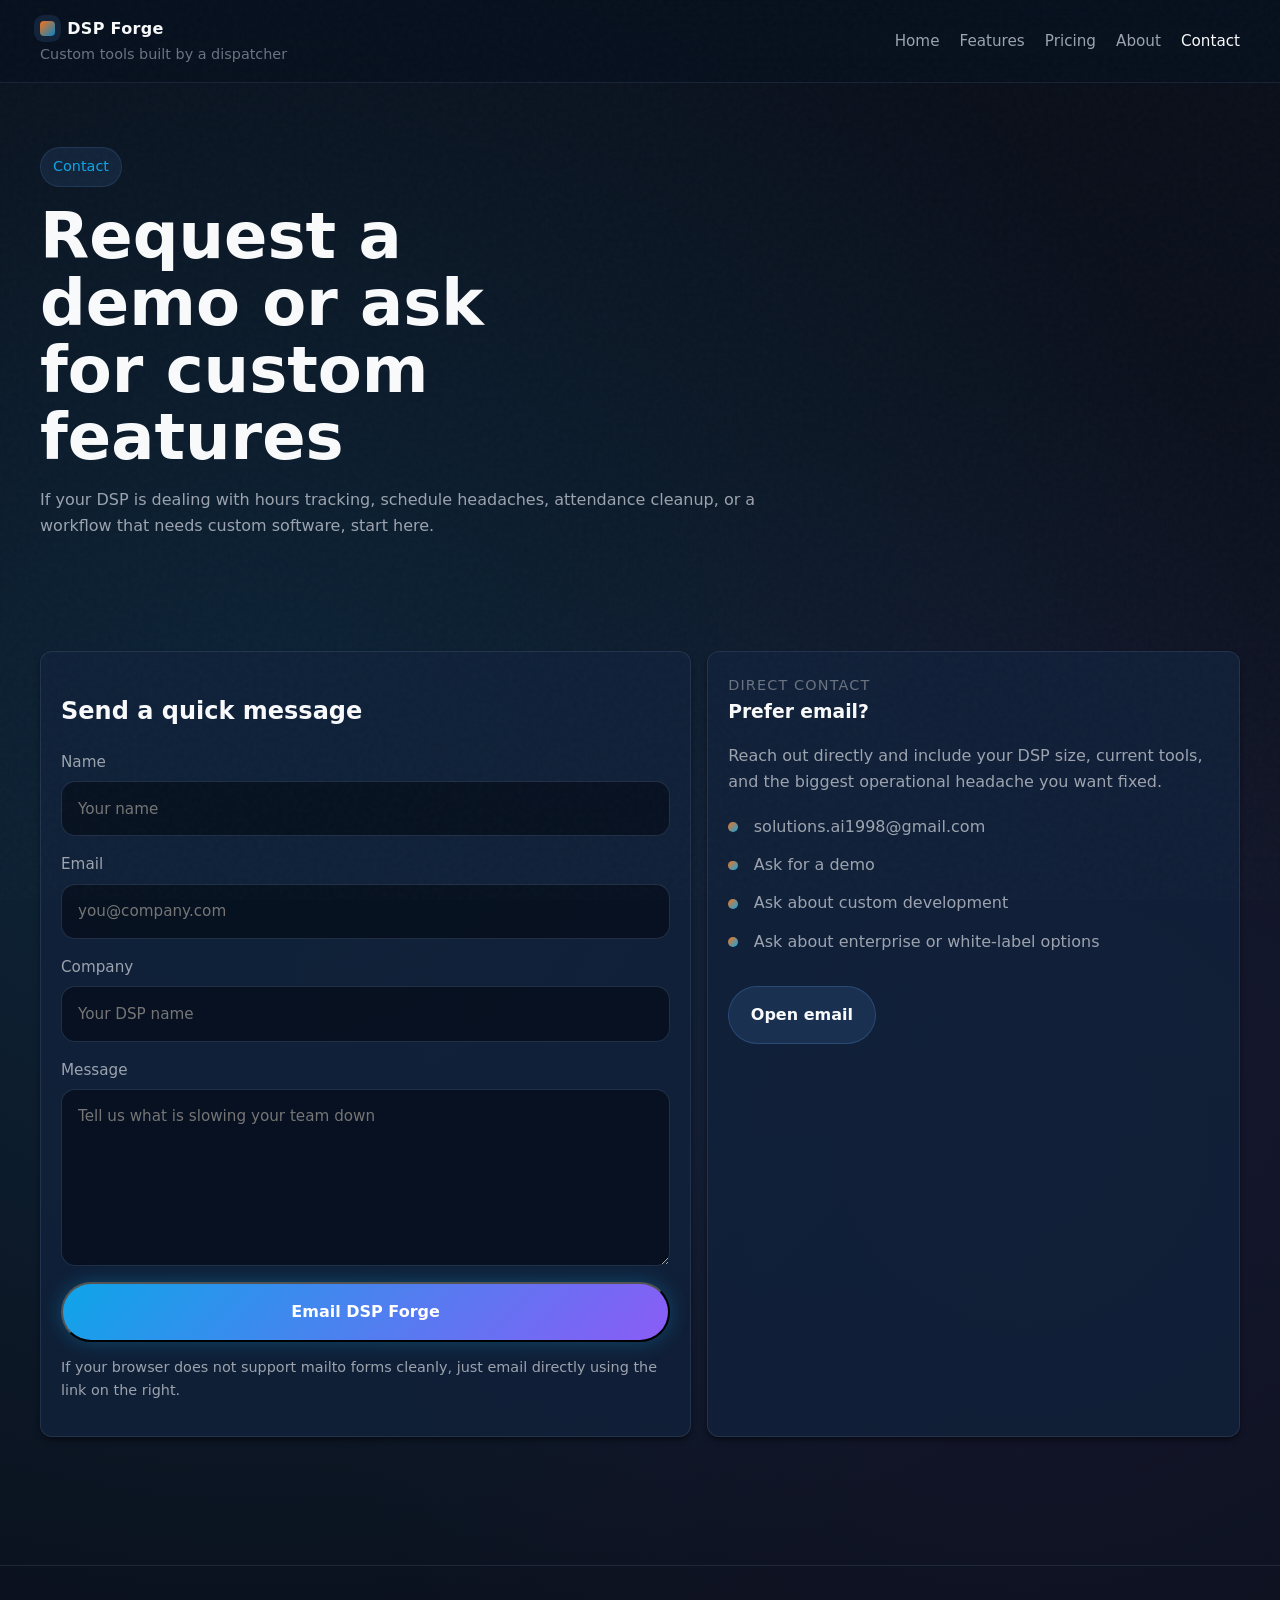
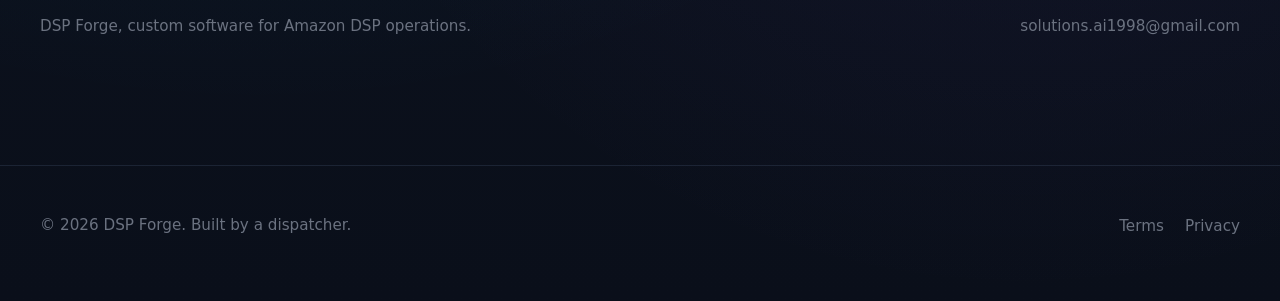
<file: contact.html>
<!DOCTYPE html>
<html lang="en">
  <head>
    <meta charset="UTF-8" />
    <meta name="viewport" content="width=device-width, initial-scale=1.0" />
    <title>Contact DSP Forge | Request a demo</title>
    <meta
      name="description"
      content="Contact DSP Forge to request a demo, ask about custom features, or talk about Amazon DSP software for hours, schedules, and attendance."
    />
    <link rel="stylesheet" href="styles.css" />
  </head>
  <body>
    <header class="site-header">
      <div class="container nav">
        <a class="brand" href="index.html">
          <span class="brand-mark">DSP Forge</span>
          <span class="brand-tagline">Custom tools built by a dispatcher</span>
        </a>
        <nav class="nav-links" aria-label="Primary navigation">
          <a href="index.html">Home</a>
          <a href="features.html">Features</a>
          <a href="pricing.html">Pricing</a>
          <a href="about.html">About</a>
          <a aria-current="page" href="contact.html">Contact</a>
        </nav>
      </div>
    </header>

    <main>
      <section class="page-hero">
        <div class="container">
          <span class="kicker">Contact</span>
          <h1>Request a demo or ask for custom features</h1>
          <p>
            If your DSP is dealing with hours tracking, schedule headaches, attendance cleanup, or a workflow that needs custom
            software, start here.
          </p>
        </div>
      </section>

      <section class="section">
        <div class="container contact-grid">
          <article class="contact-card">
            <h2>Send a quick message</h2>
            <form class="form-grid" action="mailto:solutions.ai1998@gmail.com" method="post" enctype="text/plain">
              <label>
                Name
                <input type="text" name="name" placeholder="Your name" />
              </label>
              <label>
                Email
                <input type="email" name="email" placeholder="you@company.com" />
              </label>
              <label>
                Company
                <input type="text" name="company" placeholder="Your DSP name" />
              </label>
              <label>
                Message
                <textarea name="message" rows="6" placeholder="Tell us what is slowing your team down"></textarea>
              </label>
              <button class="button" type="submit">Email DSP Forge</button>
            </form>
            <p class="small-note">If your browser does not support mailto forms cleanly, just email directly using the link on the right.</p>
          </article>

          <article class="contact-card">
            <span class="panel-label">Direct contact</span>
            <h3>Prefer email?</h3>
            <p>Reach out directly and include your DSP size, current tools, and the biggest operational headache you want fixed.</p>
            <ul class="contact-list">
              <li><a href="mailto:solutions.ai1998@gmail.com">solutions.ai1998@gmail.com</a></li>
              <li>Ask for a demo</li>
              <li>Ask about custom development</li>
              <li>Ask about enterprise or white-label options</li>
            </ul>
            <div class="inline-actions">
              <a class="button-secondary" href="mailto:solutions.ai1998@gmail.com?subject=DSP%20Forge%20Demo%20Request">Open email</a>
            </div>
          </article>
        </div>
      </section>
    </main>

    <footer class="site-footer">
      <div class="container footer-grid">
        <p>DSP Forge, custom software for Amazon DSP operations.</p>
        <a href="mailto:solutions.ai1998@gmail.com">solutions.ai1998@gmail.com</a>
      </div>
    </footer>
    <footer class="site-footer">
      <div class="container footer-grid">
        <p>&copy; 2026 DSP Forge. Built by a dispatcher.</p>
        <div>
          <a href="terms.html" style="margin-right: 1rem;">Terms</a>
          <a href="privacy.html">Privacy</a>
        </div>
      </div>
    </footer>
  </body>
</html>
</file>
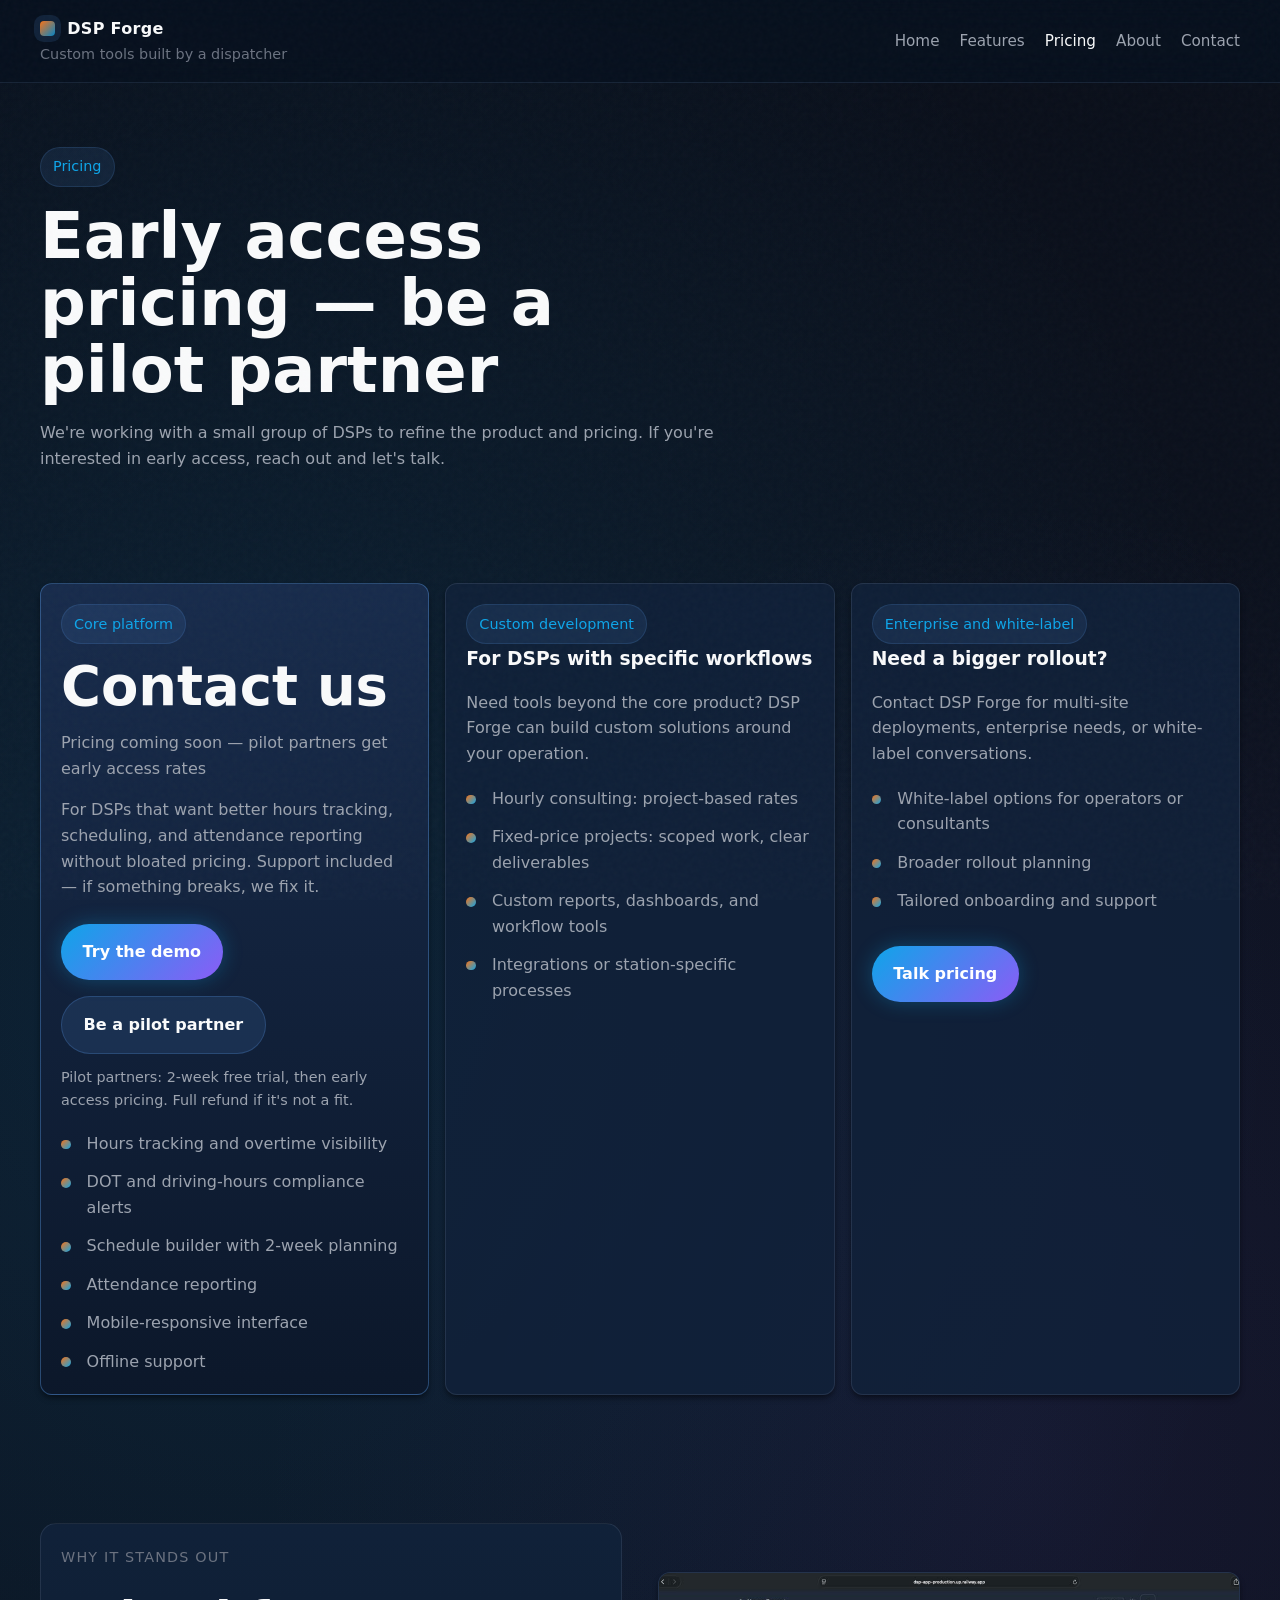
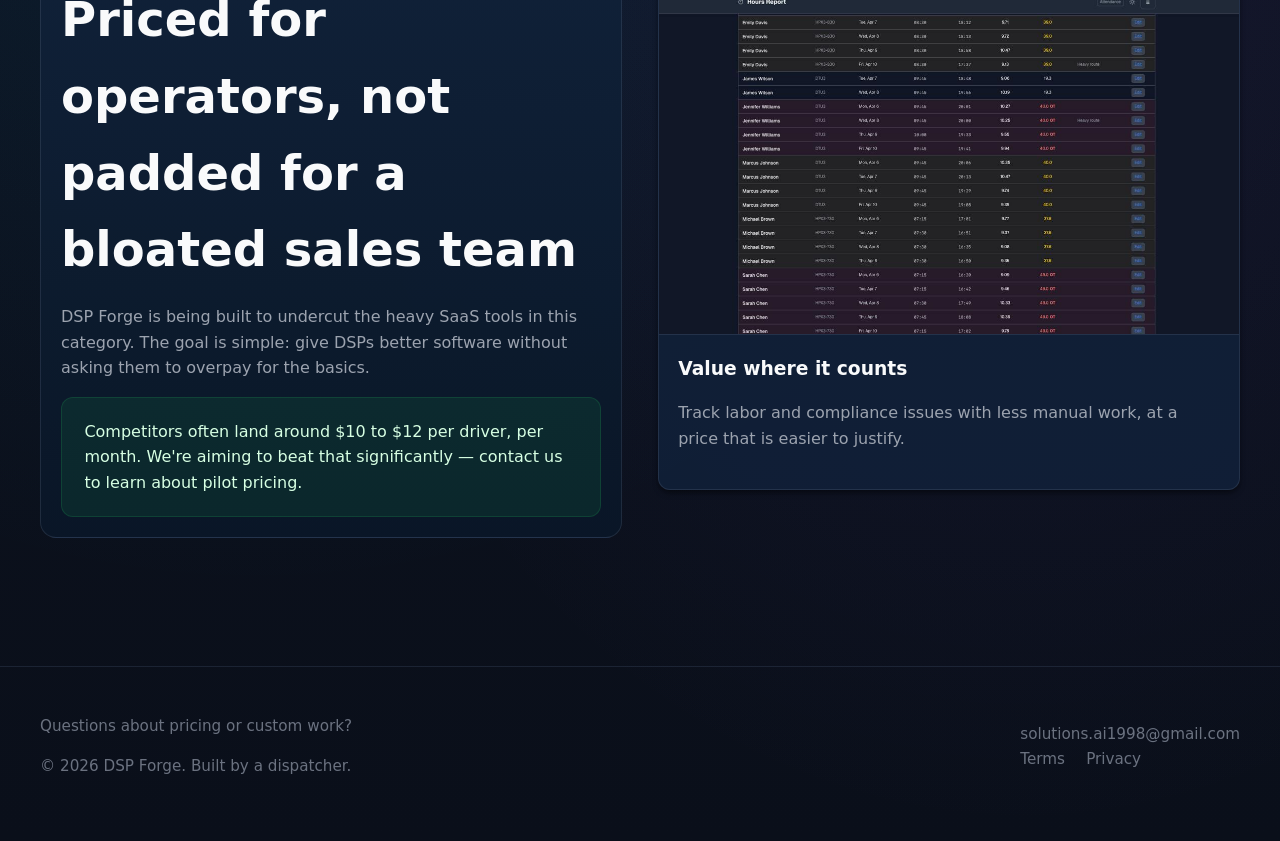
<file: pricing.html>
<!DOCTYPE html>
<html lang="en">
  <head>
    <meta charset="UTF-8" />
    <meta name="viewport" content="width=device-width, initial-scale=1.0" />
    <title>DSP Forge Pricing | Amazon DSP software</title>
    <meta
      name="description"
      content="DSP Forge pricing for Amazon DSP software. Contact us for early access pricing and pilot opportunities."
    />
    <link rel="stylesheet" href="styles.css" />
  </head>
  <body>
    <header class="site-header">
      <div class="container nav">
        <a class="brand" href="index.html">
          <span class="brand-mark">DSP Forge</span>
          <span class="brand-tagline">Custom tools built by a dispatcher</span>
        </a>
        <nav class="nav-links" aria-label="Primary navigation">
          <a href="index.html">Home</a>
          <a href="features.html">Features</a>
          <a aria-current="page" href="pricing.html">Pricing</a>
          <a href="about.html">About</a>
          <a href="contact.html">Contact</a>
        </nav>
      </div>
    </header>

    <main>
      <section class="page-hero">
        <div class="container">
          <span class="kicker">Pricing</span>
          <h1>Early access pricing — be a pilot partner</h1>
          <p>
            We're working with a small group of DSPs to refine the product and pricing. 
            If you're interested in early access, reach out and let's talk.
          </p>
        </div>
      </section>

      <section class="section">
        <div class="container price-points">
          <article class="price-card featured">
            <span class="kicker">Core platform</span>
            <div class="price-tag">Contact us</div>
            <p class="price-cap">Pricing coming soon — pilot partners get early access rates</p>
            <p>For DSPs that want better hours tracking, scheduling, and attendance reporting without bloated pricing. Support included — if something breaks, we fix it.</p>
            <div class="inline-actions" style="margin-top: 1.5rem;">
              <a class="button" href="https://dsp-app-production.up.railway.app">Try the demo</a>
              <a class="button-secondary" href="contact.html">Be a pilot partner</a>
            </div>
            <p class="muted" style="font-size: 0.9rem; margin-top: 0.75rem;">Pilot partners: 2-week free trial, then early access pricing. Full refund if it's not a fit.</p>
            <ul class="pricing-list">
              <li>Hours tracking and overtime visibility</li>
              <li>DOT and driving-hours compliance alerts</li>
              <li>Schedule builder with 2-week planning</li>
              <li>Attendance reporting</li>
              <li>Mobile-responsive interface</li>
              <li>Offline support</li>
            </ul>
          </article>

          <article class="price-card">
            <span class="kicker">Custom development</span>
            <h3>For DSPs with specific workflows</h3>
            <p>Need tools beyond the core product? DSP Forge can build custom solutions around your operation.</p>
            <ul class="pricing-list">
              <li>Hourly consulting: project-based rates</li>
              <li>Fixed-price projects: scoped work, clear deliverables</li>
              <li>Custom reports, dashboards, and workflow tools</li>
              <li>Integrations or station-specific processes</li>
            </ul>
          </article>

          <article class="price-card">
            <span class="kicker">Enterprise and white-label</span>
            <h3>Need a bigger rollout?</h3>
            <p>Contact DSP Forge for multi-site deployments, enterprise needs, or white-label conversations.</p>
            <ul class="pricing-list">
              <li>White-label options for operators or consultants</li>
              <li>Broader rollout planning</li>
              <li>Tailored onboarding and support</li>
            </ul>
            <div class="inline-actions">
              <a class="button" href="contact.html">Talk pricing</a>
            </div>
          </article>
        </div>
      </section>

      <section class="section">
        <div class="container two-column">
          <div class="panel">
            <span class="panel-label">Why it stands out</span>
            <h2>Priced for operators, not padded for a bloated sales team</h2>
            <p class="muted">
              DSP Forge is being built to undercut the heavy SaaS tools in this category. 
              The goal is simple: give DSPs better software without asking them to overpay for the basics.
            </p>
            <div class="callout">
              Competitors often land around $10 to $12 per driver, per month. 
              We're aiming to beat that significantly — contact us to learn about pilot pricing.
            </div>
          </div>
          <article class="screenshot-card">
            <img src="assets/hours-report.png" alt="Hours report screenshot" />
            <div class="content">
              <h3>Value where it counts</h3>
              <p>Track labor and compliance issues with less manual work, at a price that is easier to justify.</p>
            </div>
          </article>
        </div>
      </section>
    </main>

    <footer class="site-footer">
      <div class="container footer-grid">
        <div>
          <p>Questions about pricing or custom work?</p>
          <p>&copy; 2026 DSP Forge. Built by a dispatcher.</p>
        </div>
        <div>
          <a href="mailto:solutions.ai1998@gmail.com">solutions.ai1998@gmail.com</a><br />
          <a href="terms.html" style="margin-right: 1rem;">Terms</a>
          <a href="privacy.html">Privacy</a>
        </div>
      </div>
    </footer>
  </body>
</html>
</file>
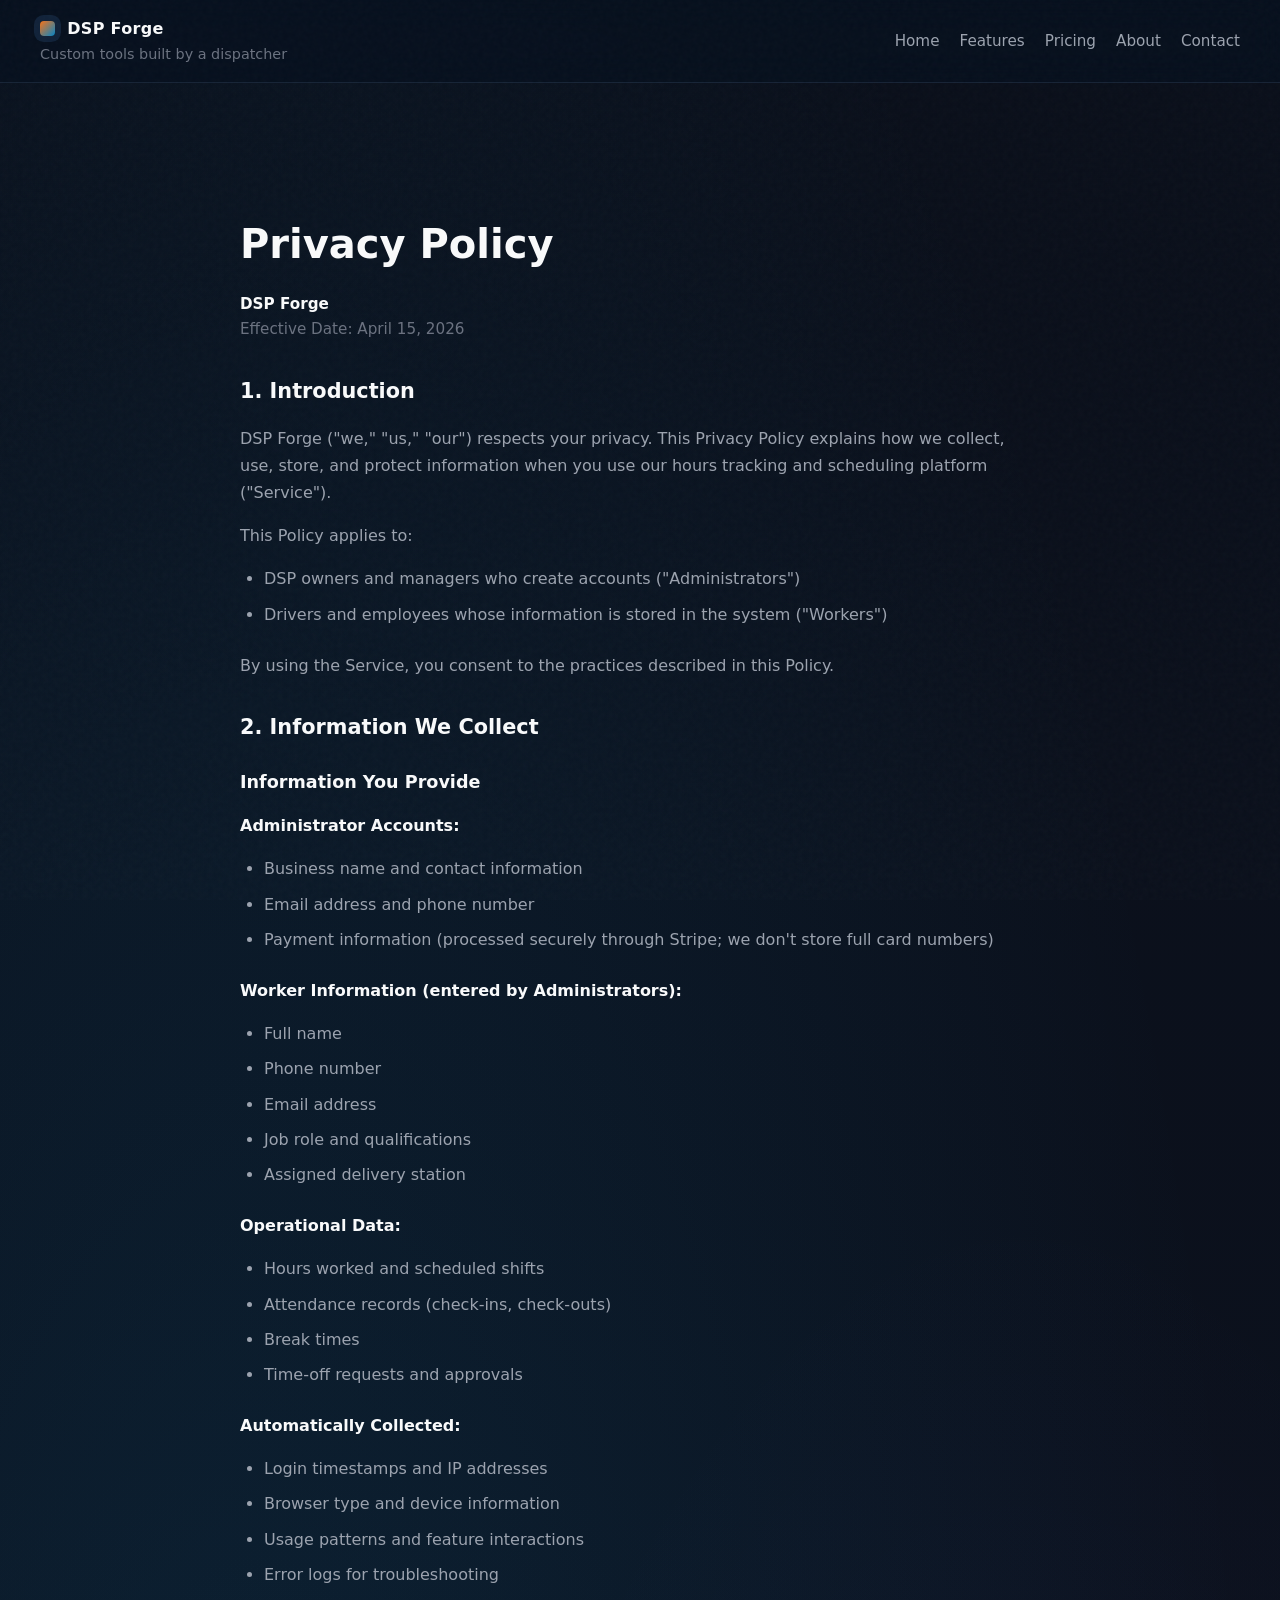
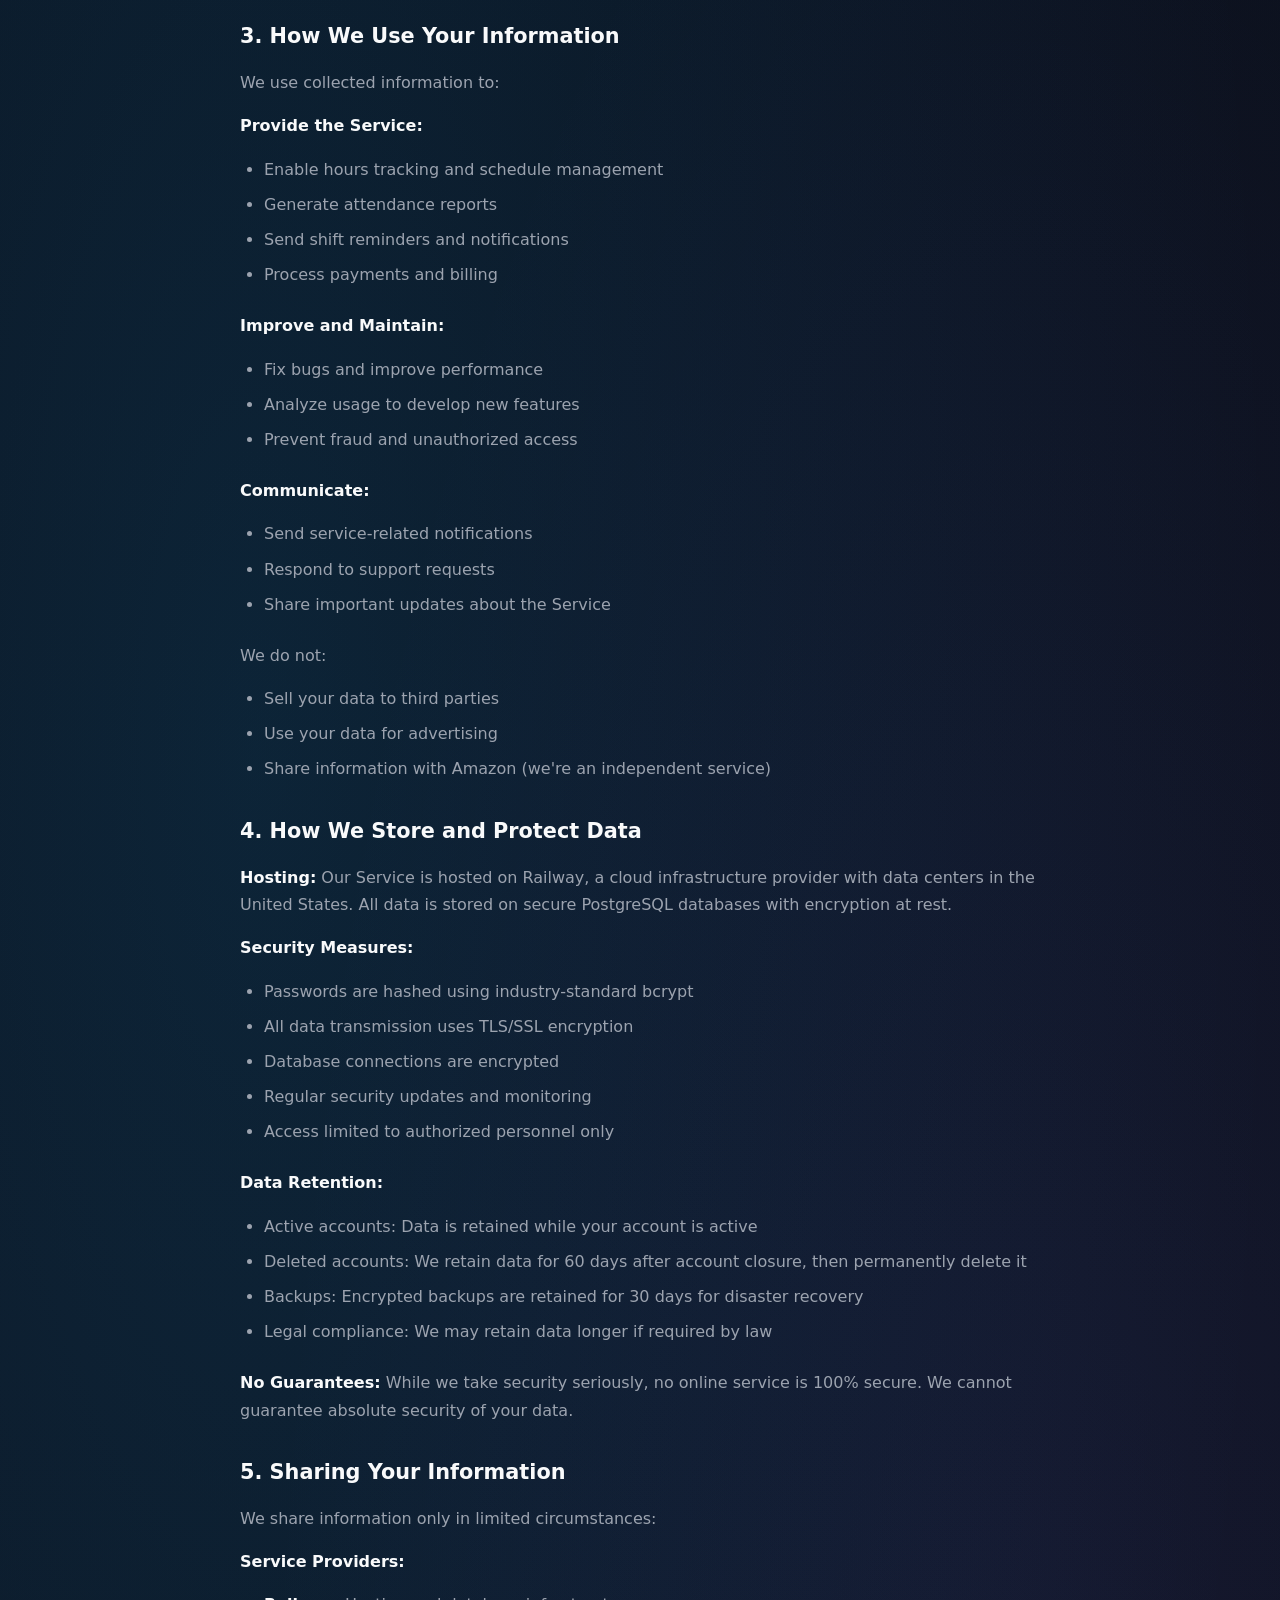
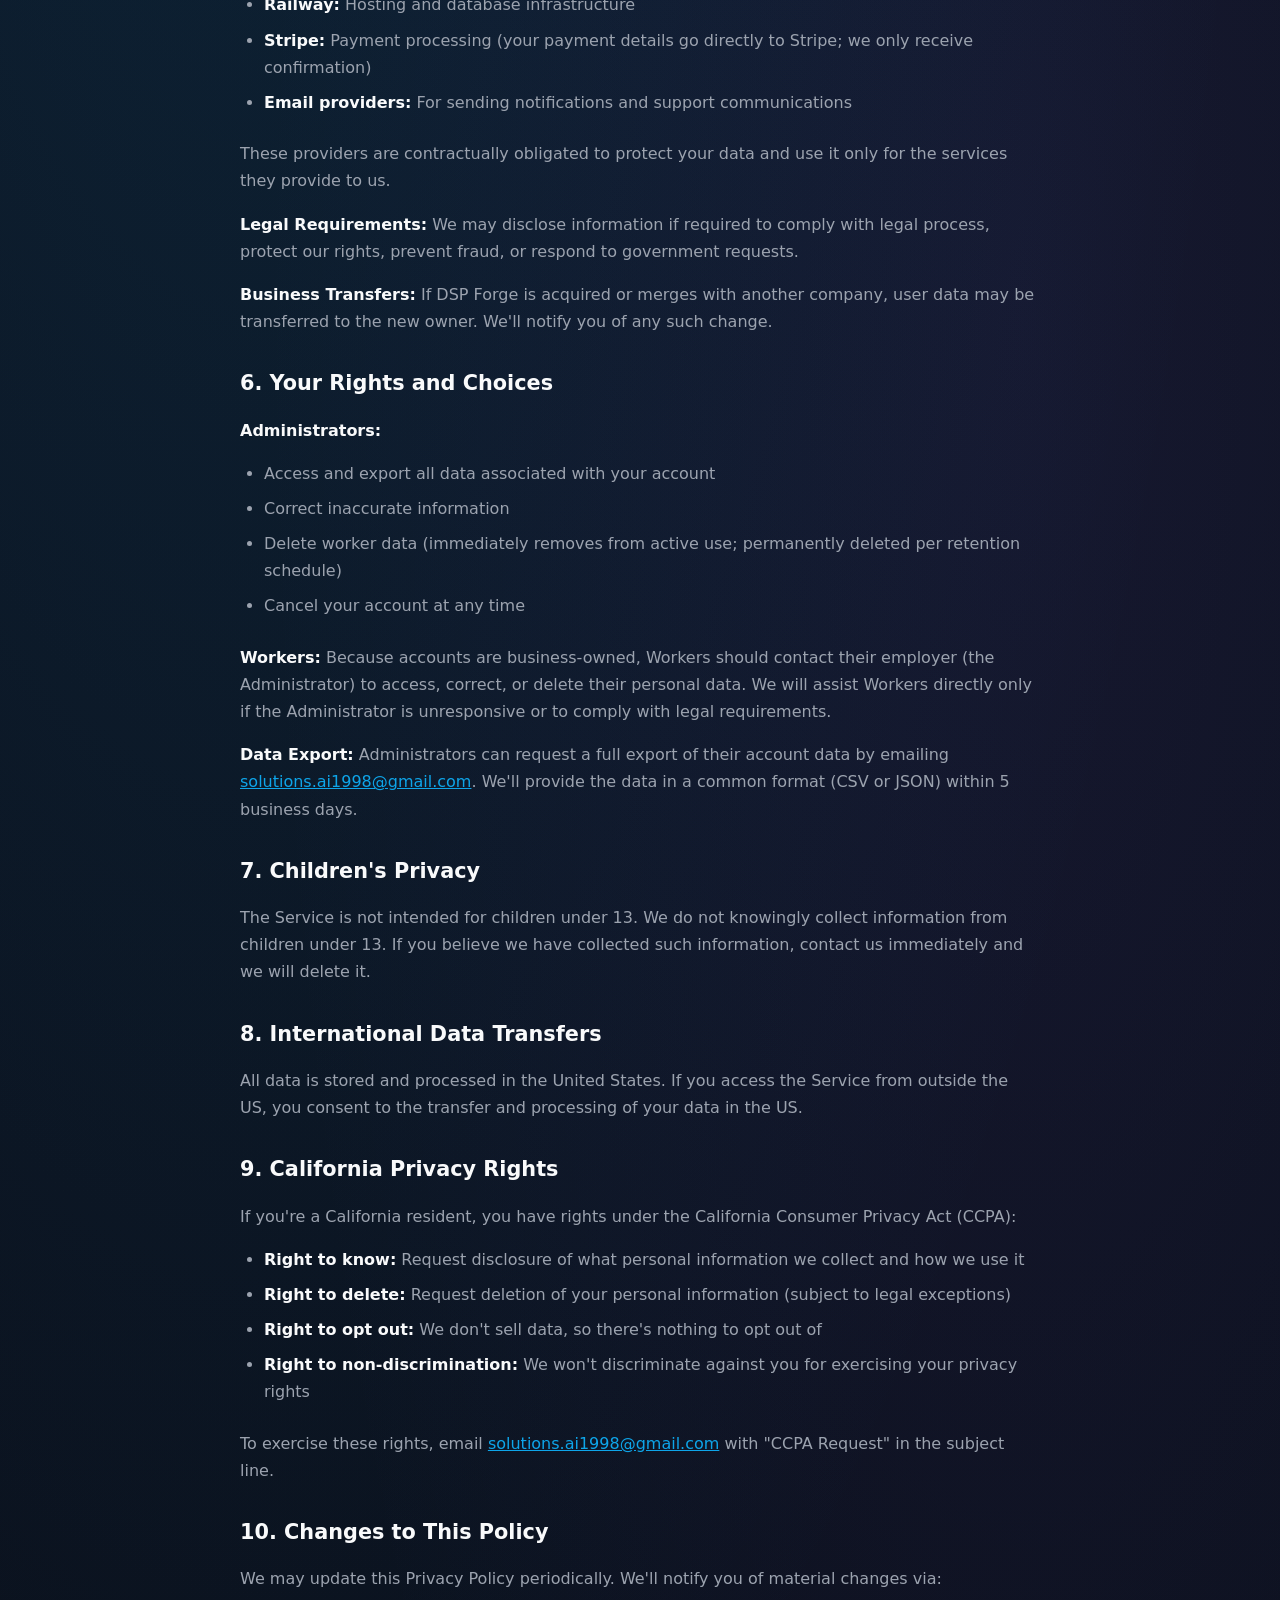
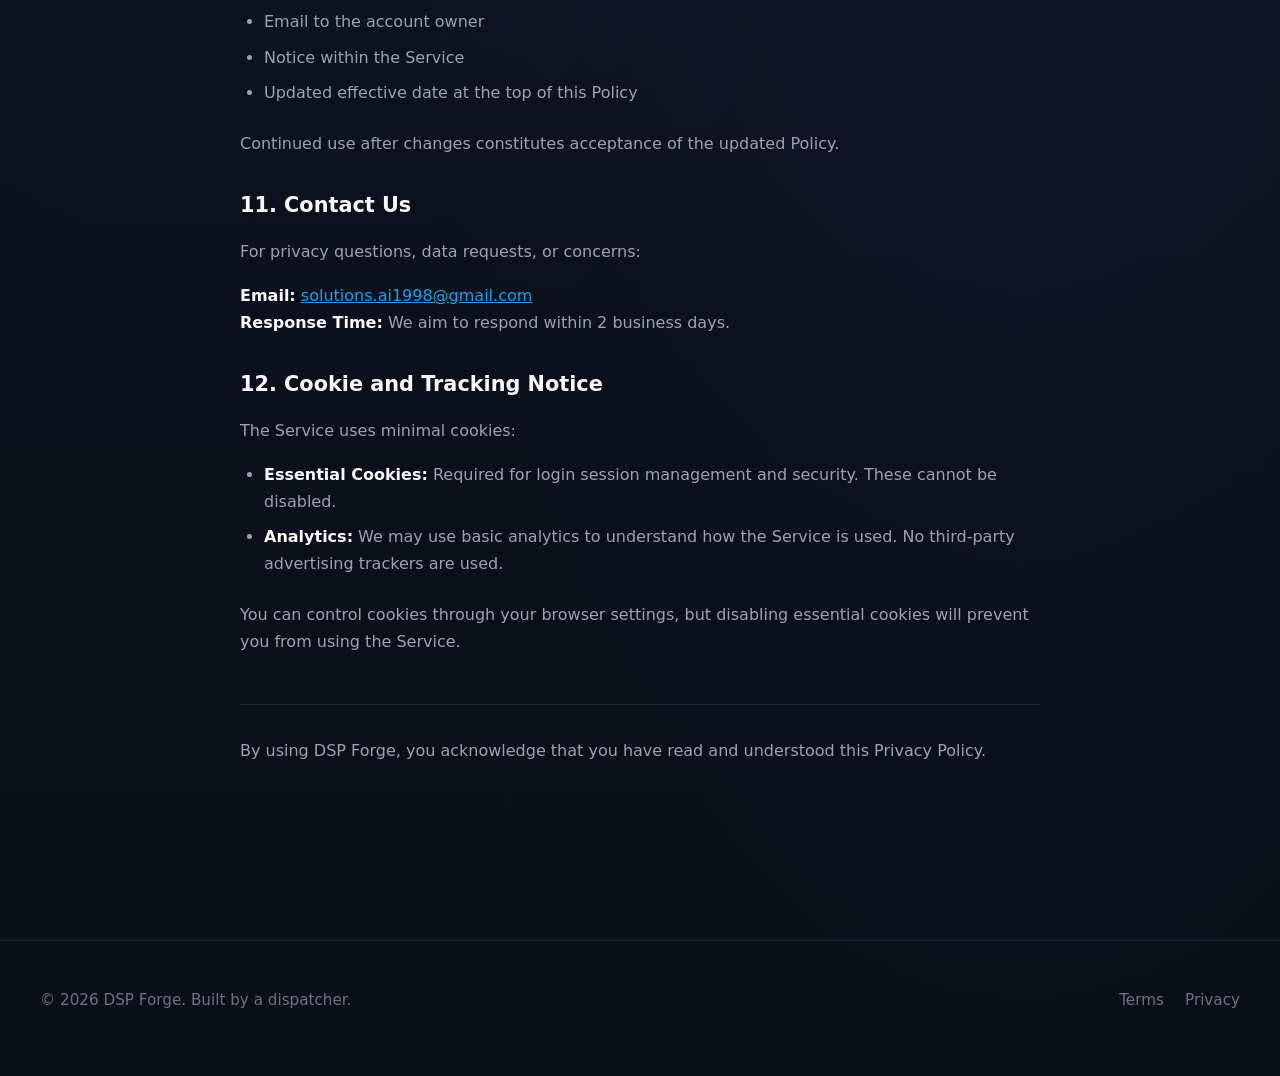
<file: privacy.html>
<!DOCTYPE html>
<html lang="en">
  <head>
    <meta charset="UTF-8" />
    <meta name="viewport" content="width=device-width, initial-scale=1.0" />
    <title>Privacy Policy | DSP Forge</title>
    <meta name="description" content="Privacy Policy for DSP Forge - hours tracking and scheduling software for Amazon DSPs." />
    <link rel="stylesheet" href="styles.css" />
    <style>
      .legal-content {
        max-width: 800px;
        margin: 0 auto;
        padding: 2rem 0;
      }
      .legal-content h1 {
        font-size: clamp(1.8rem, 4vw, 2.5rem);
        margin-bottom: 0.5rem;
      }
      .legal-content .effective-date {
        color: var(--text-muted);
        font-size: 0.95rem;
        margin-bottom: 2rem;
      }
      .legal-content h2 {
        font-size: 1.3rem;
        margin-top: 2rem;
        margin-bottom: 1rem;
        color: var(--text);
      }
      .legal-content h3 {
        font-size: 1.1rem;
        margin-top: 1.5rem;
        margin-bottom: 0.75rem;
        color: var(--text);
      }
      .legal-content p, .legal-content li {
        color: var(--text-soft);
        line-height: 1.7;
        margin-bottom: 1rem;
      }
      .legal-content ul {
        margin-bottom: 1.5rem;
        padding-left: 1.5rem;
      }
      .legal-content li {
        margin-bottom: 0.5rem;
      }
      .legal-content strong {
        color: var(--text);
      }
      .legal-content a {
        color: var(--accent);
        text-decoration: underline;
      }
    </style>
  </head>
  <body>
    <header class="site-header">
      <div class="container nav">
        <a class="brand" href="index.html">
          <span class="brand-mark">DSP Forge</span>
          <span class="brand-tagline">Custom tools built by a dispatcher</span>
        </a>
        <nav class="nav-links" aria-label="Primary navigation">
          <a href="index.html">Home</a>
          <a href="features.html">Features</a>
          <a href="pricing.html">Pricing</a>
          <a href="about.html">About</a>
          <a href="contact.html">Contact</a>
        </nav>
      </div>
    </header>

    <main>
      <section class="section">
        <div class="container legal-content">
          <h1>Privacy Policy</h1>
          <p class="effective-date"><strong>DSP Forge</strong><br>Effective Date: April 15, 2026</p>

          <h2>1. Introduction</h2>
          <p>DSP Forge ("we," "us," "our") respects your privacy. This Privacy Policy explains how we collect, use, store, and protect information when you use our hours tracking and scheduling platform ("Service").</p>
          <p>This Policy applies to:</p>
          <ul>
            <li>DSP owners and managers who create accounts ("Administrators")</li>
            <li>Drivers and employees whose information is stored in the system ("Workers")</li>
          </ul>
          <p>By using the Service, you consent to the practices described in this Policy.</p>

          <h2>2. Information We Collect</h2>
          
          <h3>Information You Provide</h3>
          <p><strong>Administrator Accounts:</strong></p>
          <ul>
            <li>Business name and contact information</li>
            <li>Email address and phone number</li>
            <li>Payment information (processed securely through Stripe; we don't store full card numbers)</li>
          </ul>

          <p><strong>Worker Information (entered by Administrators):</strong></p>
          <ul>
            <li>Full name</li>
            <li>Phone number</li>
            <li>Email address</li>
            <li>Job role and qualifications</li>
            <li>Assigned delivery station</li>
          </ul>

          <p><strong>Operational Data:</strong></p>
          <ul>
            <li>Hours worked and scheduled shifts</li>
            <li>Attendance records (check-ins, check-outs)</li>
            <li>Break times</li>
            <li>Time-off requests and approvals</li>
          </ul>

          <p><strong>Automatically Collected:</strong></p>
          <ul>
            <li>Login timestamps and IP addresses</li>
            <li>Browser type and device information</li>
            <li>Usage patterns and feature interactions</li>
            <li>Error logs for troubleshooting</li>
          </ul>

          <h2>3. How We Use Your Information</h2>
          <p>We use collected information to:</p>

          <p><strong>Provide the Service:</strong></p>
          <ul>
            <li>Enable hours tracking and schedule management</li>
            <li>Generate attendance reports</li>
            <li>Send shift reminders and notifications</li>
            <li>Process payments and billing</li>
          </ul>

          <p><strong>Improve and Maintain:</strong></p>
          <ul>
            <li>Fix bugs and improve performance</li>
            <li>Analyze usage to develop new features</li>
            <li>Prevent fraud and unauthorized access</li>
          </ul>

          <p><strong>Communicate:</strong></p>
          <ul>
            <li>Send service-related notifications</li>
            <li>Respond to support requests</li>
            <li>Share important updates about the Service</li>
          </ul>

          <p>We do not:</p>
          <ul>
            <li>Sell your data to third parties</li>
            <li>Use your data for advertising</li>
            <li>Share information with Amazon (we're an independent service)</li>
          </ul>

          <h2>4. How We Store and Protect Data</h2>
          <p><strong>Hosting:</strong> Our Service is hosted on Railway, a cloud infrastructure provider with data centers in the United States. All data is stored on secure PostgreSQL databases with encryption at rest.</p>

          <p><strong>Security Measures:</strong></p>
          <ul>
            <li>Passwords are hashed using industry-standard bcrypt</li>
            <li>All data transmission uses TLS/SSL encryption</li>
            <li>Database connections are encrypted</li>
            <li>Regular security updates and monitoring</li>
            <li>Access limited to authorized personnel only</li>
          </ul>

          <p><strong>Data Retention:</strong></p>
          <ul>
            <li>Active accounts: Data is retained while your account is active</li>
            <li>Deleted accounts: We retain data for 60 days after account closure, then permanently delete it</li>
            <li>Backups: Encrypted backups are retained for 30 days for disaster recovery</li>
            <li>Legal compliance: We may retain data longer if required by law</li>
          </ul>

          <p><strong>No Guarantees:</strong> While we take security seriously, no online service is 100% secure. We cannot guarantee absolute security of your data.</p>

          <h2>5. Sharing Your Information</h2>
          <p>We share information only in limited circumstances:</p>

          <p><strong>Service Providers:</strong></p>
          <ul>
            <li><strong>Railway:</strong> Hosting and database infrastructure</li>
            <li><strong>Stripe:</strong> Payment processing (your payment details go directly to Stripe; we only receive confirmation)</li>
            <li><strong>Email providers:</strong> For sending notifications and support communications</li>
          </ul>
          <p>These providers are contractually obligated to protect your data and use it only for the services they provide to us.</p>

          <p><strong>Legal Requirements:</strong> We may disclose information if required to comply with legal process, protect our rights, prevent fraud, or respond to government requests.</p>

          <p><strong>Business Transfers:</strong> If DSP Forge is acquired or merges with another company, user data may be transferred to the new owner. We'll notify you of any such change.</p>

          <h2>6. Your Rights and Choices</h2>
          <p><strong>Administrators:</strong></p>
          <ul>
            <li>Access and export all data associated with your account</li>
            <li>Correct inaccurate information</li>
            <li>Delete worker data (immediately removes from active use; permanently deleted per retention schedule)</li>
            <li>Cancel your account at any time</li>
          </ul>

          <p><strong>Workers:</strong> Because accounts are business-owned, Workers should contact their employer (the Administrator) to access, correct, or delete their personal data. We will assist Workers directly only if the Administrator is unresponsive or to comply with legal requirements.</p>

          <p><strong>Data Export:</strong> Administrators can request a full export of their account data by emailing <a href="mailto:solutions.ai1998@gmail.com">solutions.ai1998@gmail.com</a>. We'll provide the data in a common format (CSV or JSON) within 5 business days.</p>

          <h2>7. Children's Privacy</h2>
          <p>The Service is not intended for children under 13. We do not knowingly collect information from children under 13. If you believe we have collected such information, contact us immediately and we will delete it.</p>

          <h2>8. International Data Transfers</h2>
          <p>All data is stored and processed in the United States. If you access the Service from outside the US, you consent to the transfer and processing of your data in the US.</p>

          <h2>9. California Privacy Rights</h2>
          <p>If you're a California resident, you have rights under the California Consumer Privacy Act (CCPA):</p>
          <ul>
            <li><strong>Right to know:</strong> Request disclosure of what personal information we collect and how we use it</li>
            <li><strong>Right to delete:</strong> Request deletion of your personal information (subject to legal exceptions)</li>
            <li><strong>Right to opt out:</strong> We don't sell data, so there's nothing to opt out of</li>
            <li><strong>Right to non-discrimination:</strong> We won't discriminate against you for exercising your privacy rights</li>
          </ul>
          <p>To exercise these rights, email <a href="mailto:solutions.ai1998@gmail.com">solutions.ai1998@gmail.com</a> with "CCPA Request" in the subject line.</p>

          <h2>10. Changes to This Policy</h2>
          <p>We may update this Privacy Policy periodically. We'll notify you of material changes via:</p>
          <ul>
            <li>Email to the account owner</li>
            <li>Notice within the Service</li>
            <li>Updated effective date at the top of this Policy</li>
          </ul>
          <p>Continued use after changes constitutes acceptance of the updated Policy.</p>

          <h2>11. Contact Us</h2>
          <p>For privacy questions, data requests, or concerns:</p>
          <p><strong>Email:</strong> <a href="mailto:solutions.ai1998@gmail.com">solutions.ai1998@gmail.com</a><br>
          <strong>Response Time:</strong> We aim to respond within 2 business days.</p>

          <h2>12. Cookie and Tracking Notice</h2>
          <p>The Service uses minimal cookies:</p>
          <ul>
            <li><strong>Essential Cookies:</strong> Required for login session management and security. These cannot be disabled.</li>
            <li><strong>Analytics:</strong> We may use basic analytics to understand how the Service is used. No third-party advertising trackers are used.</li>
          </ul>
          <p>You can control cookies through your browser settings, but disabling essential cookies will prevent you from using the Service.</p>

          <p style="margin-top: 3rem; padding-top: 2rem; border-top: 1px solid var(--border);">By using DSP Forge, you acknowledge that you have read and understood this Privacy Policy.</p>
        </div>
      </section>
    </main>

    <footer class="site-footer">
      <div class="container footer-grid">
        <p>&copy; 2026 DSP Forge. Built by a dispatcher.</p>
        <div>
          <a href="terms.html" style="margin-right: 1rem;">Terms</a>
          <a href="privacy.html">Privacy</a>
        </div>
      </div>
    </footer>
  </body>
</html>
</file>
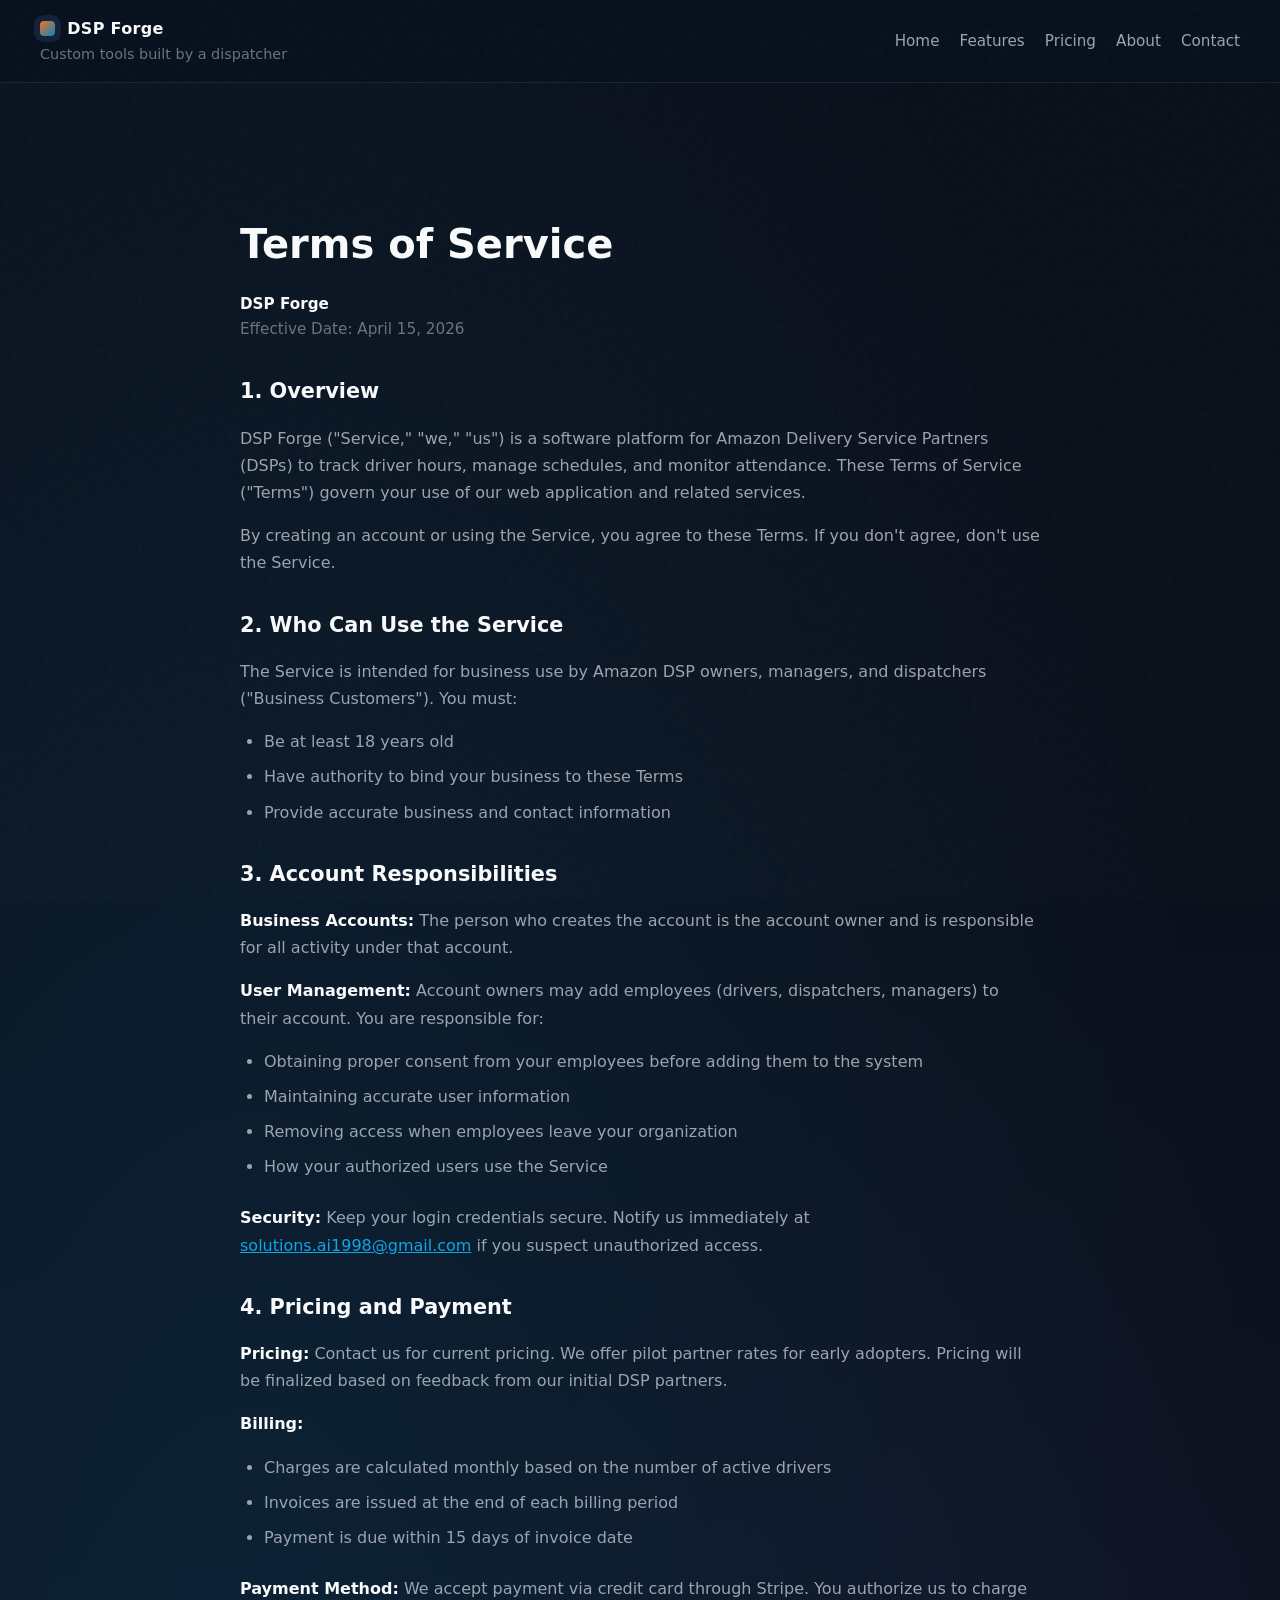
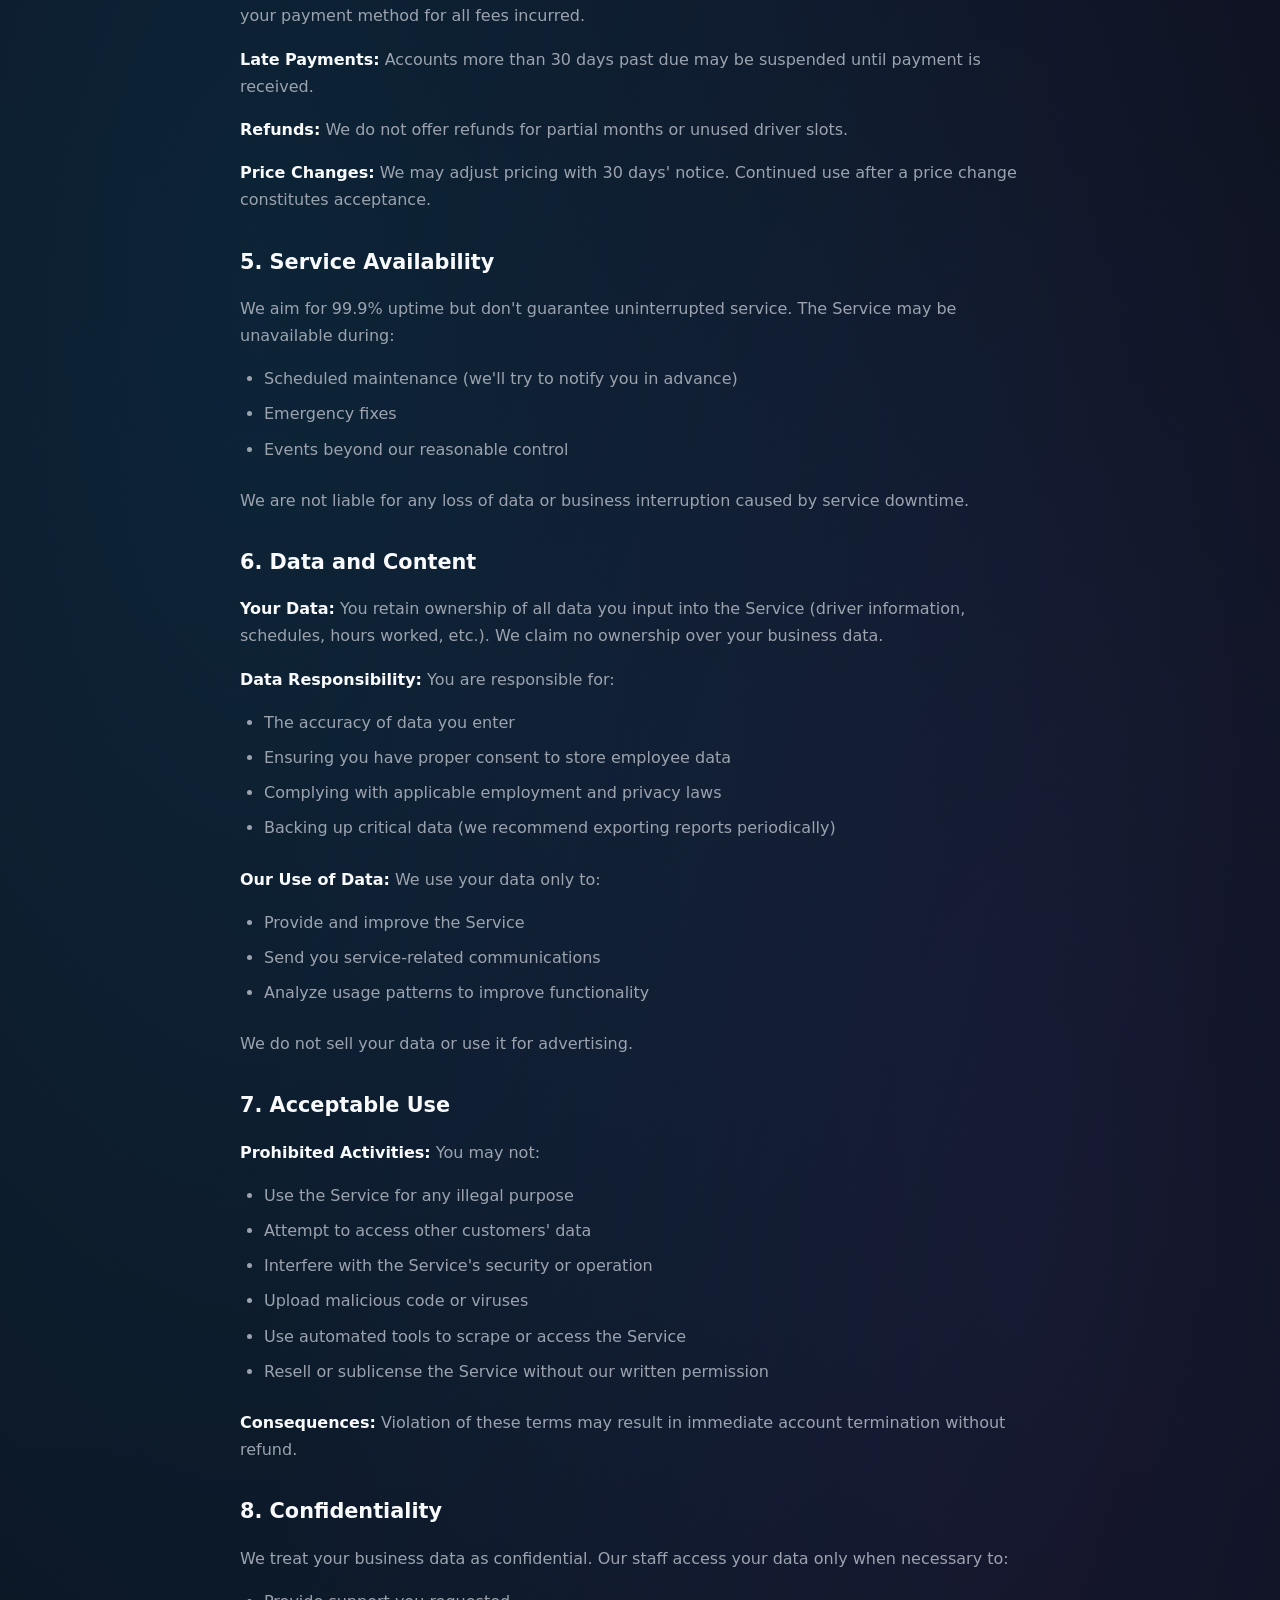
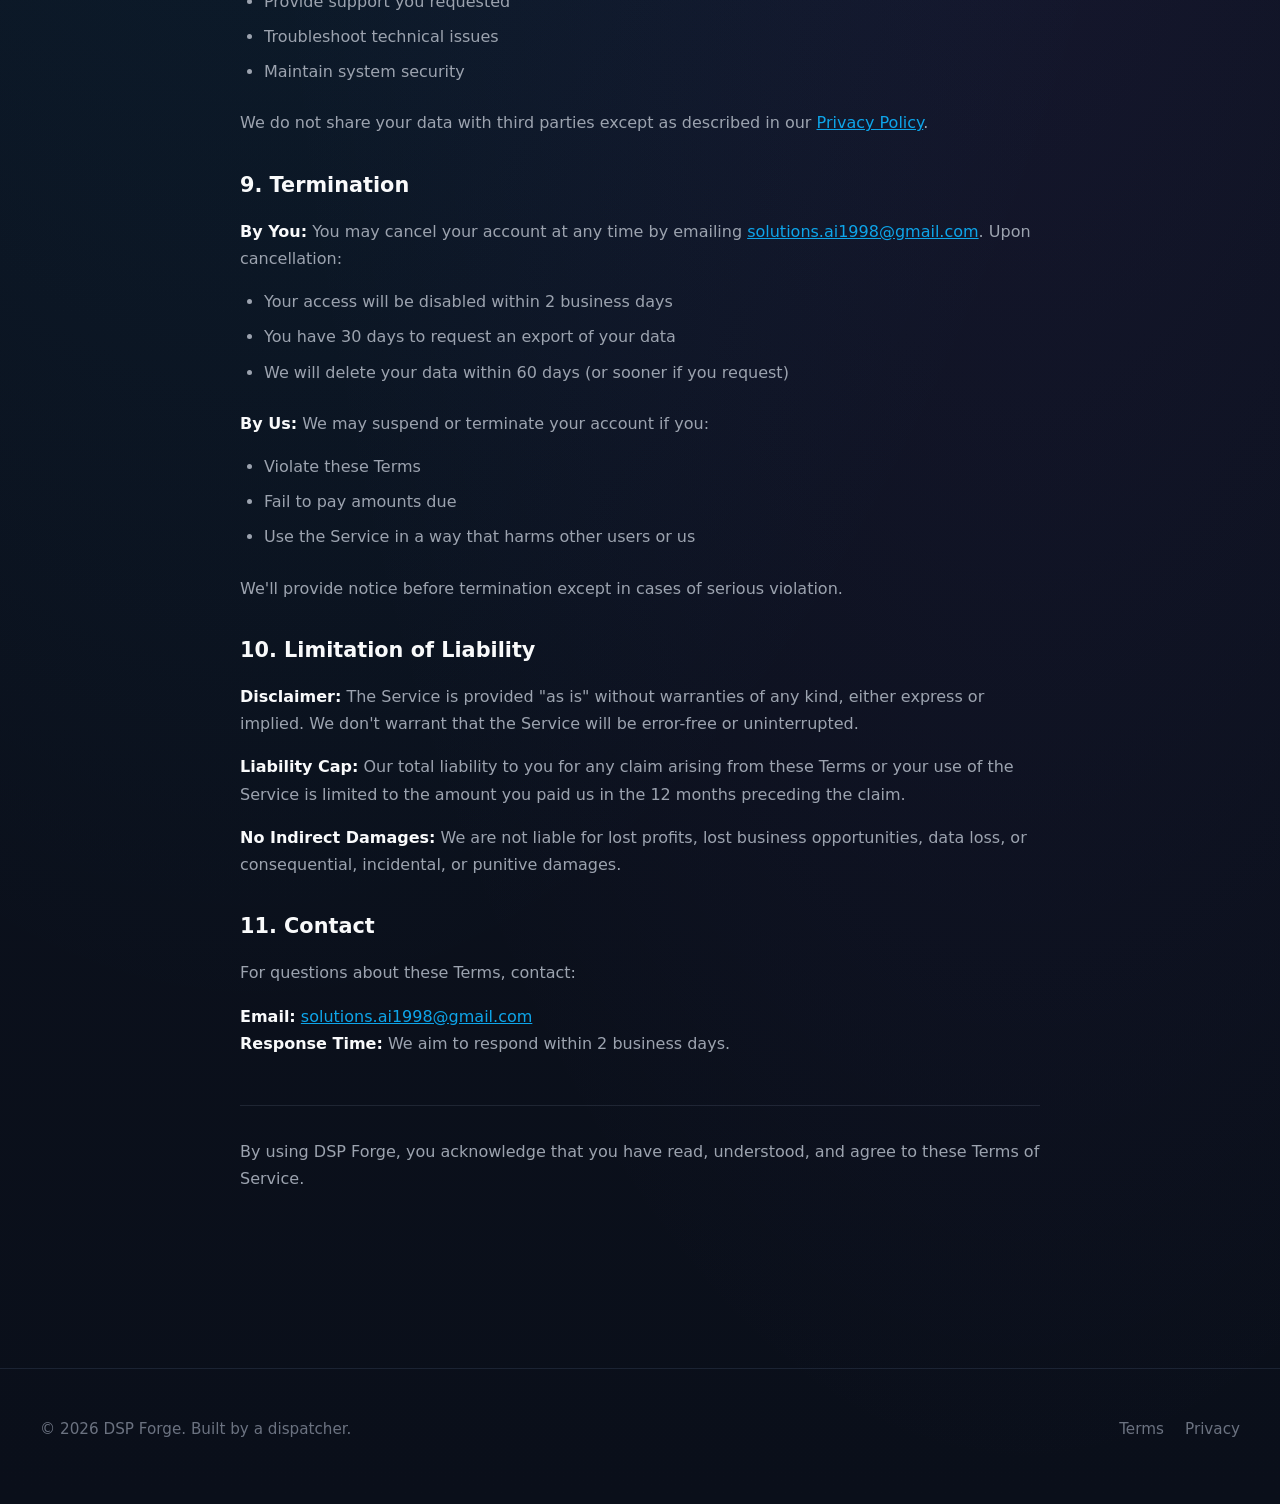
<file: terms.html>
<!DOCTYPE html>
<html lang="en">
  <head>
    <meta charset="UTF-8" />
    <meta name="viewport" content="width=device-width, initial-scale=1.0" />
    <title>Terms of Service | DSP Forge</title>
    <meta name="description" content="Terms of Service for DSP Forge - hours tracking and scheduling software for Amazon DSPs." />
    <link rel="stylesheet" href="styles.css" />
    <style>
      .legal-content {
        max-width: 800px;
        margin: 0 auto;
        padding: 2rem 0;
      }
      .legal-content h1 {
        font-size: clamp(1.8rem, 4vw, 2.5rem);
        margin-bottom: 0.5rem;
      }
      .legal-content .effective-date {
        color: var(--text-muted);
        font-size: 0.95rem;
        margin-bottom: 2rem;
      }
      .legal-content h2 {
        font-size: 1.3rem;
        margin-top: 2rem;
        margin-bottom: 1rem;
        color: var(--text);
      }
      .legal-content p, .legal-content li {
        color: var(--text-soft);
        line-height: 1.7;
        margin-bottom: 1rem;
      }
      .legal-content ul {
        margin-bottom: 1.5rem;
        padding-left: 1.5rem;
      }
      .legal-content li {
        margin-bottom: 0.5rem;
      }
      .legal-content strong {
        color: var(--text);
      }
      .legal-content a {
        color: var(--accent);
        text-decoration: underline;
      }
    </style>
  </head>
  <body>
    <header class="site-header">
      <div class="container nav">
        <a class="brand" href="index.html">
          <span class="brand-mark">DSP Forge</span>
          <span class="brand-tagline">Custom tools built by a dispatcher</span>
        </a>
        <nav class="nav-links" aria-label="Primary navigation">
          <a href="index.html">Home</a>
          <a href="features.html">Features</a>
          <a href="pricing.html">Pricing</a>
          <a href="about.html">About</a>
          <a href="contact.html">Contact</a>
        </nav>
      </div>
    </header>

    <main>
      <section class="section">
        <div class="container legal-content">
          <h1>Terms of Service</h1>
          <p class="effective-date"><strong>DSP Forge</strong><br>Effective Date: April 15, 2026</p>

          <h2>1. Overview</h2>
          <p>DSP Forge ("Service," "we," "us") is a software platform for Amazon Delivery Service Partners (DSPs) to track driver hours, manage schedules, and monitor attendance. These Terms of Service ("Terms") govern your use of our web application and related services.</p>
          <p>By creating an account or using the Service, you agree to these Terms. If you don't agree, don't use the Service.</p>

          <h2>2. Who Can Use the Service</h2>
          <p>The Service is intended for business use by Amazon DSP owners, managers, and dispatchers ("Business Customers"). You must:</p>
          <ul>
            <li>Be at least 18 years old</li>
            <li>Have authority to bind your business to these Terms</li>
            <li>Provide accurate business and contact information</li>
          </ul>

          <h2>3. Account Responsibilities</h2>
          <p><strong>Business Accounts:</strong> The person who creates the account is the account owner and is responsible for all activity under that account.</p>
          <p><strong>User Management:</strong> Account owners may add employees (drivers, dispatchers, managers) to their account. You are responsible for:</p>
          <ul>
            <li>Obtaining proper consent from your employees before adding them to the system</li>
            <li>Maintaining accurate user information</li>
            <li>Removing access when employees leave your organization</li>
            <li>How your authorized users use the Service</li>
          </ul>
          <p><strong>Security:</strong> Keep your login credentials secure. Notify us immediately at <a href="mailto:solutions.ai1998@gmail.com">solutions.ai1998@gmail.com</a> if you suspect unauthorized access.</p>

          <h2>4. Pricing and Payment</h2>
          <p><strong>Pricing:</strong> Contact us for current pricing. We offer pilot partner rates for early adopters. Pricing will be finalized based on feedback from our initial DSP partners.</p>
          <p><strong>Billing:</strong></p>
          <ul>
            <li>Charges are calculated monthly based on the number of active drivers</li>
            <li>Invoices are issued at the end of each billing period</li>
            <li>Payment is due within 15 days of invoice date</li>
          </ul>
          <p><strong>Payment Method:</strong> We accept payment via credit card through Stripe. You authorize us to charge your payment method for all fees incurred.</p>
          <p><strong>Late Payments:</strong> Accounts more than 30 days past due may be suspended until payment is received.</p>
          <p><strong>Refunds:</strong> We do not offer refunds for partial months or unused driver slots.</p>
          <p><strong>Price Changes:</strong> We may adjust pricing with 30 days' notice. Continued use after a price change constitutes acceptance.</p>

          <h2>5. Service Availability</h2>
          <p>We aim for 99.9% uptime but don't guarantee uninterrupted service. The Service may be unavailable during:</p>
          <ul>
            <li>Scheduled maintenance (we'll try to notify you in advance)</li>
            <li>Emergency fixes</li>
            <li>Events beyond our reasonable control</li>
          </ul>
          <p>We are not liable for any loss of data or business interruption caused by service downtime.</p>

          <h2>6. Data and Content</h2>
          <p><strong>Your Data:</strong> You retain ownership of all data you input into the Service (driver information, schedules, hours worked, etc.). We claim no ownership over your business data.</p>
          <p><strong>Data Responsibility:</strong> You are responsible for:</p>
          <ul>
            <li>The accuracy of data you enter</li>
            <li>Ensuring you have proper consent to store employee data</li>
            <li>Complying with applicable employment and privacy laws</li>
            <li>Backing up critical data (we recommend exporting reports periodically)</li>
          </ul>
          <p><strong>Our Use of Data:</strong> We use your data only to:</p>
          <ul>
            <li>Provide and improve the Service</li>
            <li>Send you service-related communications</li>
            <li>Analyze usage patterns to improve functionality</li>
          </ul>
          <p>We do not sell your data or use it for advertising.</p>

          <h2>7. Acceptable Use</h2>
          <p><strong>Prohibited Activities:</strong> You may not:</p>
          <ul>
            <li>Use the Service for any illegal purpose</li>
            <li>Attempt to access other customers' data</li>
            <li>Interfere with the Service's security or operation</li>
            <li>Upload malicious code or viruses</li>
            <li>Use automated tools to scrape or access the Service</li>
            <li>Resell or sublicense the Service without our written permission</li>
          </ul>
          <p><strong>Consequences:</strong> Violation of these terms may result in immediate account termination without refund.</p>

          <h2>8. Confidentiality</h2>
          <p>We treat your business data as confidential. Our staff access your data only when necessary to:</p>
          <ul>
            <li>Provide support you requested</li>
            <li>Troubleshoot technical issues</li>
            <li>Maintain system security</li>
          </ul>
          <p>We do not share your data with third parties except as described in our <a href="privacy.html">Privacy Policy</a>.</p>

          <h2>9. Termination</h2>
          <p><strong>By You:</strong> You may cancel your account at any time by emailing <a href="mailto:solutions.ai1998@gmail.com">solutions.ai1998@gmail.com</a>. Upon cancellation:</p>
          <ul>
            <li>Your access will be disabled within 2 business days</li>
            <li>You have 30 days to request an export of your data</li>
            <li>We will delete your data within 60 days (or sooner if you request)</li>
          </ul>
          <p><strong>By Us:</strong> We may suspend or terminate your account if you:</p>
          <ul>
            <li>Violate these Terms</li>
            <li>Fail to pay amounts due</li>
            <li>Use the Service in a way that harms other users or us</li>
          </ul>
          <p>We'll provide notice before termination except in cases of serious violation.</p>

          <h2>10. Limitation of Liability</h2>
          <p><strong>Disclaimer:</strong> The Service is provided "as is" without warranties of any kind, either express or implied. We don't warrant that the Service will be error-free or uninterrupted.</p>
          <p><strong>Liability Cap:</strong> Our total liability to you for any claim arising from these Terms or your use of the Service is limited to the amount you paid us in the 12 months preceding the claim.</p>
          <p><strong>No Indirect Damages:</strong> We are not liable for lost profits, lost business opportunities, data loss, or consequential, incidental, or punitive damages.</p>

          <h2>11. Contact</h2>
          <p>For questions about these Terms, contact:</p>
          <p><strong>Email:</strong> <a href="mailto:solutions.ai1998@gmail.com">solutions.ai1998@gmail.com</a><br>
          <strong>Response Time:</strong> We aim to respond within 2 business days.</p>

          <p style="margin-top: 3rem; padding-top: 2rem; border-top: 1px solid var(--border);">By using DSP Forge, you acknowledge that you have read, understood, and agree to these Terms of Service.</p>
        </div>
      </section>
    </main>

    <footer class="site-footer">
      <div class="container footer-grid">
        <p>&copy; 2026 DSP Forge. Built by a dispatcher.</p>
        <div>
          <a href="terms.html" style="margin-right: 1rem;">Terms</a>
          <a href="privacy.html">Privacy</a>
        </div>
      </div>
    </footer>
  </body>
</html>
</file>
<file: styles.css>
:root {
  /* Brand Colors - Teal + Violet */
  --brand-primary: #0ea5e9;
  --brand-secondary: #8b5cf6;
  --brand-accent: #f97316;
  
  /* Backgrounds */
  --bg: #0a0f1a;
  --bg-elevated: rgba(17, 24, 39, 0.9);
  --bg-card: rgba(17, 34, 58, 0.85);
  --bg-soft: rgba(14, 165, 233, 0.08);
  
  /* Text */
  --text: #f9fafb;
  --text-soft: #9ca3af;
  --text-muted: #6b7280;
  
  /* Borders */
  --border: rgba(148, 163, 184, 0.15);
  --border-focus: rgba(14, 165, 233, 0.4);
  
  /* Accents */
  --accent: #0ea5e9;
  --accent-strong: #0284c7;
  --accent-warm: #f97316;
  --success: #22c55e;
  --warning: #f59e0b;
  --danger: #ef4444;
  
  /* Shadows */
  --shadow-sm: 0 1px 2px 0 rgb(0 0 0 / 0.3);
  --shadow-md: 0 4px 6px -1px rgb(0 0 0 / 0.4), 0 2px 4px -2px rgb(0 0 0 / 0.3);
  --shadow-lg: 0 10px 15px -3px rgb(0 0 0 / 0.5), 0 4px 6px -4px rgb(0 0 0 / 0.4);
  --shadow-xl: 0 20px 25px -5px rgb(0 0 0 / 0.6), 0 8px 10px -6px rgb(0 0 0 / 0.5);
  --shadow-glow: 0 0 20px rgba(14, 165, 233, 0.3);
  --shadow-glow-violet: 0 0 20px rgba(139, 92, 246, 0.3);
  
  /* Radius */
  --radius-lg: 16px;
  --radius-md: 12px;
  --radius-sm: 8px;
  --container: 1200px;
}

* {
  box-sizing: border-box;
}

html {
  scroll-behavior: smooth;
}

body {
  margin: 0;
  font-family: Inter, ui-sans-serif, system-ui, -apple-system, BlinkMacSystemFont, "Segoe UI", sans-serif;
  background:
    radial-gradient(ellipse 80% 50% at 20% 40%, rgba(14, 165, 233, 0.12), transparent),
    radial-gradient(ellipse 60% 40% at 80% 60%, rgba(139, 92, 246, 0.08), transparent),
    linear-gradient(180deg, #0a0f1a 0%, #0d1320 50%, #0a0f1a 100%);
  color: var(--text);
  line-height: 1.6;
  position: relative;
}

/* Noise texture overlay */
body::before {
  content: "";
  position: fixed;
  top: 0;
  left: 0;
  width: 100%;
  height: 100%;
  pointer-events: none;
  z-index: 1000;
  opacity: 0.025;
  background-image: url("data:image/svg+xml,%3Csvg viewBox='0 0 200 200' xmlns='http://www.w3.org/2000/svg'%3E%3Cfilter id='noiseFilter'%3E%3CfeTurbulence type='fractalNoise' baseFrequency='0.9' numOctaves='4' stitchTiles='stitch'/%3E%3C/filter%3E%3Crect width='100%25' height='100%25' filter='url(%23noiseFilter)'/%3E%3C/svg%3E");
}

/* Gradient text for hero headlines */
.gradient-text {
  background: linear-gradient(135deg, #f9fafb 0%, #0ea5e9 30%, #8b5cf6 60%, #f9fafb 100%);
  background-size: 200% auto;
  -webkit-background-clip: text;
  -webkit-text-fill-color: transparent;
  background-clip: text;
  animation: shimmer 8s linear infinite;
}

@keyframes shimmer {
  0% { background-position: 0% center; }
  100% { background-position: 200% center; }
}

/* Fade in up animation */
@keyframes fadeInUp {
  from {
    opacity: 0;
    transform: translateY(20px);
  }
  to {
    opacity: 1;
    transform: translateY(0);
  }
}

.animate-fade-in-up {
  animation: fadeInUp 0.5s ease-out forwards;
}

/* Stagger children */
.stagger-children > * {
  opacity: 0;
  animation: fadeInUp 0.4s ease-out forwards;
}

.stagger-children > *:nth-child(1) { animation-delay: 0.05s; }
.stagger-children > *:nth-child(2) { animation-delay: 0.1s; }
.stagger-children > *:nth-child(3) { animation-delay: 0.15s; }
.stagger-children > *:nth-child(4) { animation-delay: 0.2s; }

a {
  color: inherit;
  text-decoration: none;
}

img {
  max-width: 100%;
  display: block;
}

button,
input,
textarea {
  font: inherit;
}

.container {
  width: min(calc(100% - 2rem), var(--container));
  margin: 0 auto;
}

.site-header {
  position: sticky;
  top: 0;
  z-index: 20;
  backdrop-filter: blur(16px);
  background: rgba(7, 17, 31, 0.8);
  border-bottom: 1px solid rgba(148, 178, 227, 0.12);
}

.nav {
  display: flex;
  align-items: center;
  justify-content: space-between;
  gap: 1rem;
  padding: 1rem 0;
}

.brand {
  display: flex;
  flex-direction: column;
  gap: 0.1rem;
}

.brand-mark {
  display: inline-flex;
  align-items: center;
  gap: 0.75rem;
  font-weight: 700;
  letter-spacing: 0.02em;
}

.brand-mark::before {
  content: "";
  width: 0.95rem;
  height: 0.95rem;
  border-radius: 0.25rem;
  background: linear-gradient(135deg, var(--accent-warm), var(--accent-strong));
  box-shadow: 0 0 0 6px rgba(96, 165, 250, 0.12);
}

.brand-tagline {
  color: var(--text-muted);
  font-size: 0.9rem;
}

.nav-links {
  display: flex;
  align-items: center;
  gap: 1.25rem;
  flex-wrap: wrap;
  justify-content: flex-end;
}

.nav-links a {
  color: var(--text-soft);
  font-size: 0.95rem;
}

.nav-links a:hover,
.nav-links a[aria-current="page"] {
  color: var(--text);
}

.button,
.button-secondary,
.button-ghost {
  display: inline-flex;
  align-items: center;
  justify-content: center;
  gap: 0.55rem;
  border-radius: 999px;
  padding: 0.95rem 1.35rem;
  font-weight: 600;
  transition: transform 0.2s ease, box-shadow 0.2s ease, background 0.2s ease;
}

.button {
  background: linear-gradient(135deg, var(--brand-primary), var(--brand-secondary));
  color: white;
  box-shadow: var(--shadow-glow);
  position: relative;
  overflow: hidden;
}

.button::before {
  content: "";
  position: absolute;
  top: 0;
  left: -100%;
  width: 100%;
  height: 100%;
  background: linear-gradient(90deg, transparent, rgba(255, 255, 255, 0.2), transparent);
  transition: left 0.5s ease;
}

.button:hover {
  transform: translateY(-2px);
  box-shadow: 0 0 40px rgba(14, 165, 233, 0.5);
}

.button:hover::before {
  left: 100%;
}

.button:active {
  transform: translateY(0);
}

.button-secondary {
  background: rgba(96, 165, 250, 0.12);
  border: 1px solid rgba(96, 165, 250, 0.22);
  color: var(--text);
}

.button-ghost {
  background: transparent;
  border: 1px solid var(--border);
  color: var(--text-soft);
}

.button:hover,
.button-secondary:hover,
.button-ghost:hover {
  transform: translateY(-1px);
}

.hero {
  padding: 5.25rem 0 4rem;
}

.hero-grid,
.two-column {
  display: grid;
  grid-template-columns: repeat(2, minmax(0, 1fr));
  gap: 2.25rem;
  align-items: center;
}

.kicker {
  display: inline-flex;
  align-items: center;
  gap: 0.5rem;
  font-size: 0.9rem;
  color: var(--accent);
  background: rgba(96, 165, 250, 0.1);
  border: 1px solid rgba(96, 165, 250, 0.14);
  padding: 0.45rem 0.75rem;
  border-radius: 999px;
}

.hero h1,
.page-hero h1 {
  font-size: clamp(2.4rem, 5vw, 4.6rem);
  line-height: 1.05;
  margin: 1rem 0;
  max-width: 12ch;
}

.lead {
  color: var(--text-soft);
  font-size: 1.05rem;
  max-width: 60ch;
}

.hero-actions,
.inline-actions {
  display: flex;
  gap: 1rem;
  flex-wrap: wrap;
  margin-top: 2rem;
}

.hero-metrics,
.stat-grid,
.price-points,
.feature-grid,
.card-grid,
.contact-grid,
.story-grid,
.screenshot-grid {
  display: grid;
  gap: 1rem;
}

.hero-metrics {
  grid-template-columns: repeat(3, minmax(0, 1fr));
  margin-top: 2rem;
}

.metric,
.card,
.stat,
.price-card,
.contact-card,
.story-card,
.screenshot-card,
.timeline-item {
  background: var(--bg-card);
  border: 1px solid var(--border);
  border-radius: var(--radius-md);
  box-shadow: var(--shadow-md);
  transition: transform 0.2s ease, box-shadow 0.2s ease, border-color 0.2s ease;
}

.card:hover,
.price-card:hover,
.contact-card:hover,
.story-card:hover,
.screenshot-card:hover {
  transform: translateY(-4px);
  box-shadow: var(--shadow-lg);
  border-color: var(--border-focus);
}

.metric,
.stat {
  padding: 1.2rem;
}

.metric strong,
.stat strong {
  display: block;
  font-size: 1.45rem;
  margin-bottom: 0.35rem;
}

.panel,
.card,
.price-card,
.contact-card,
.story-card,
.timeline-item {
  padding: 1.25rem;
}

.card p {
  margin: 0;
  font-size: 0.95rem;
  line-height: 1.5;
}

.panel {
  border-radius: var(--radius-lg);
  background: linear-gradient(180deg, rgba(17, 34, 58, 0.95), rgba(10, 23, 40, 0.95));
  border: 1px solid var(--border);
  box-shadow: var(--shadow);
}

.panel-label {
  color: var(--text-muted);
  font-size: 0.9rem;
  text-transform: uppercase;
  letter-spacing: 0.08em;
}

.panel h2,
.section-heading h2 {
  font-size: clamp(1.9rem, 4vw, 3rem);
  margin: 0.7rem 0 0.8rem;
}

.section {
  padding: 4rem 0;
}

.section-heading {
  margin-bottom: 2rem;
  max-width: 48rem;
}

.section-heading p {
  color: var(--text-soft);
  margin: 0;
}

.card-grid {
  grid-template-columns: repeat(2, minmax(0, 1fr));
}

.feature-grid {
  grid-template-columns: repeat(3, minmax(0, 1fr));
}

.price-points {
  grid-template-columns: repeat(3, minmax(0, 1fr));
}

.card h3,
.price-card h3,
.contact-card h3,
.story-card h3,
.screenshot-card h3 {
  margin-top: 0;
  margin-bottom: 0.7rem;
}

.muted,
.card p,
.price-card p,
.contact-card p,
.story-card p,
.timeline-item p,
.screenshot-card p,
li {
  color: var(--text-soft);
}

.icon {
  width: 2.75rem;
  height: 2.75rem;
  display: inline-grid;
  place-items: center;
  border-radius: 0.9rem;
  background: rgba(96, 165, 250, 0.12);
  color: var(--accent);
  margin-bottom: 1rem;
  font-size: 1.2rem;
}

.problem-list,
.check-list,
.timeline,
.pricing-list,
.contact-list {
  list-style: none;
  padding: 0;
  margin: 1.2rem 0 0;
  display: grid;
  gap: 0.8rem;
}

.problem-list li,
.check-list li,
.pricing-list li,
.contact-list li {
  position: relative;
  padding-left: 1.6rem;
}

.problem-list li::before,
.check-list li::before,
.pricing-list li::before,
.contact-list li::before {
  content: "";
  position: absolute;
  left: 0;
  top: 0.55rem;
  width: 0.6rem;
  height: 0.6rem;
  border-radius: 999px;
  background: linear-gradient(135deg, var(--accent-warm), var(--accent));
}

.screenshot-grid {
  grid-template-columns: repeat(2, minmax(0, 1fr));
}

.screenshot-card {
  overflow: hidden;
  padding: 0;
}

.screenshot-card .content {
  padding: 1.2rem 1.2rem 1.35rem;
}

.screenshot-card img {
  aspect-ratio: 16 / 10;
  object-fit: cover;
  width: 100%;
  border-bottom: 1px solid var(--border);
}

.callout {
  padding: 1.3rem 1.4rem;
  border-radius: var(--radius-md);
  background: rgba(34, 197, 94, 0.1);
  border: 1px solid rgba(34, 197, 94, 0.16);
  color: #d7ffe3;
}

.page-hero {
  padding: 4rem 0 2rem;
}

.page-hero p {
  max-width: 46rem;
  color: var(--text-soft);
}

.price-card.featured {
  border-color: rgba(96, 165, 250, 0.35);
  background: linear-gradient(180deg, rgba(24, 44, 76, 0.98), rgba(12, 24, 42, 0.98));
}

.price-tag {
  font-size: clamp(2.25rem, 5vw, 3.4rem);
  font-weight: 700;
  line-height: 1;
  margin: 1rem 0;
}

.price-tag span {
  font-size: 1rem;
  color: var(--text-muted);
  font-weight: 500;
}

.story-grid {
  grid-template-columns: 1.2fr 0.8fr;
}

.photo-placeholder {
  min-height: 280px;
  border-radius: var(--radius-md);
  border: 1px dashed rgba(148, 178, 227, 0.28);
  background: rgba(96, 165, 250, 0.06);
  display: grid;
  place-items: center;
  text-align: center;
  padding: 1.5rem;
  color: var(--text-muted);
}

.contact-grid {
  grid-template-columns: 1.1fr 0.9fr;
}

.form-grid {
  display: grid;
  gap: 1rem;
}

label {
  display: grid;
  gap: 0.45rem;
  color: var(--text-soft);
  font-size: 0.95rem;
}

input,
textarea {
  width: 100%;
  border-radius: 14px;
  border: 1px solid rgba(148, 178, 227, 0.18);
  background: rgba(6, 16, 30, 0.85);
  color: var(--text);
  padding: 0.9rem 1rem;
}

input:focus,
textarea:focus {
  outline: 2px solid rgba(96, 165, 250, 0.35);
  outline-offset: 1px;
}

.site-footer {
  padding: 2rem 0 3rem;
  border-top: 1px solid rgba(148, 178, 227, 0.12);
  margin-top: 4rem;
}

.footer-grid {
  display: flex;
  align-items: center;
  justify-content: space-between;
  gap: 1rem;
  flex-wrap: wrap;
}

.footer-grid p,
.footer-grid a {
  color: var(--text-muted);
  font-size: 0.95rem;
}

.cta-band {
  padding: 2rem;
  border-radius: var(--radius-lg);
  border: 1px solid rgba(96, 165, 250, 0.2);
  background: linear-gradient(135deg, rgba(59, 130, 246, 0.2), rgba(249, 115, 22, 0.12));
}

.small-note {
  font-size: 0.9rem;
  color: var(--text-muted);
}

@media (max-width: 960px) {
  .hero-grid,
  .two-column,
  .story-grid,
  .contact-grid,
  .card-grid,
  .feature-grid,
  .price-points,
  .screenshot-grid,
  .hero-metrics {
    grid-template-columns: 1fr;
  }

  .nav {
    align-items: flex-start;
    flex-direction: column;
  }

  .nav-links {
    justify-content: flex-start;
  }

  .hero h1,
  .page-hero h1 {
    max-width: none;
  }
}

@media (max-width: 640px) {
  .hero {
    padding-top: 3.5rem;
  }

  .section,
  .page-hero {
    padding: 3rem 0 1.5rem;
  }

  .button,
  .button-secondary,
  .button-ghost {
    width: 100%;
  }

  .hero-actions,
  .inline-actions {
    flex-direction: column;
  }

  .container {
    width: min(calc(100% - 1.25rem), var(--container));
  }
}

/* Larger Screenshot Grid */
.screenshot-grid-large {
  display: grid;
  grid-template-columns: repeat(2, 1fr);
  gap: 2rem;
  margin-top: 2rem;
}

.screenshot-card-large {
  background: var(--bg-card);
  border: 1px solid var(--border);
  border-radius: var(--radius-md);
  overflow: hidden;
  cursor: pointer;
  transition: transform 0.2s ease, box-shadow 0.2s ease;
}

.screenshot-card-large:hover {
  transform: translateY(-4px);
  box-shadow: 0 12px 32px rgba(0, 0, 0, 0.4);
}

.screenshot-card-large img {
  width: 100%;
  height: auto;
  aspect-ratio: 16/10;
  object-fit: cover;
  border-bottom: 1px solid var(--border);
}

.screenshot-card-large .content {
  padding: 1.25rem;
}

.screenshot-card-large h3 {
  margin: 0 0 0.5rem;
  font-size: 1.1rem;
}

.screenshot-card-large p {
  margin: 0;
  color: var(--text-soft);
  font-size: 0.95rem;
}

.click-hint {
  color: var(--accent);
  font-size: 0.85rem;
  margin-left: 0.5rem;
}

/* Lightbox Modal */
.lightbox {
  display: none;
  position: fixed;
  z-index: 1000;
  left: 0;
  top: 0;
  width: 100%;
  height: 100%;
  background: rgba(7, 17, 31, 0.95);
  backdrop-filter: blur(8px);
  animation: fadeIn 0.2s ease;
}

@keyframes fadeIn {
  from { opacity: 0; }
  to { opacity: 1; }
}

.lightbox-content {
  position: absolute;
  top: 50%;
  left: 50%;
  transform: translate(-50%, -50%);
  max-width: 90vw;
  max-height: 80vh;
  width: auto;
  height: auto;
  border-radius: var(--radius-md);
  box-shadow: 0 24px 64px rgba(0, 0, 0, 0.5);
}

.lightbox-close {
  position: absolute;
  top: 20px;
  right: 40px;
  color: var(--text);
  font-size: 40px;
  font-weight: 300;
  cursor: pointer;
  transition: color 0.2s;
  z-index: 1001;
}

.lightbox-close:hover {
  color: var(--accent);
}

.lightbox-caption {
  position: absolute;
  bottom: 30px;
  left: 50%;
  transform: translateX(-50%);
  color: var(--text-soft);
  font-size: 1rem;
  text-align: center;
  max-width: 80%;
}

@media (max-width: 960px) {
  .screenshot-grid-large {
    grid-template-columns: 1fr;
  }
}
</file>
